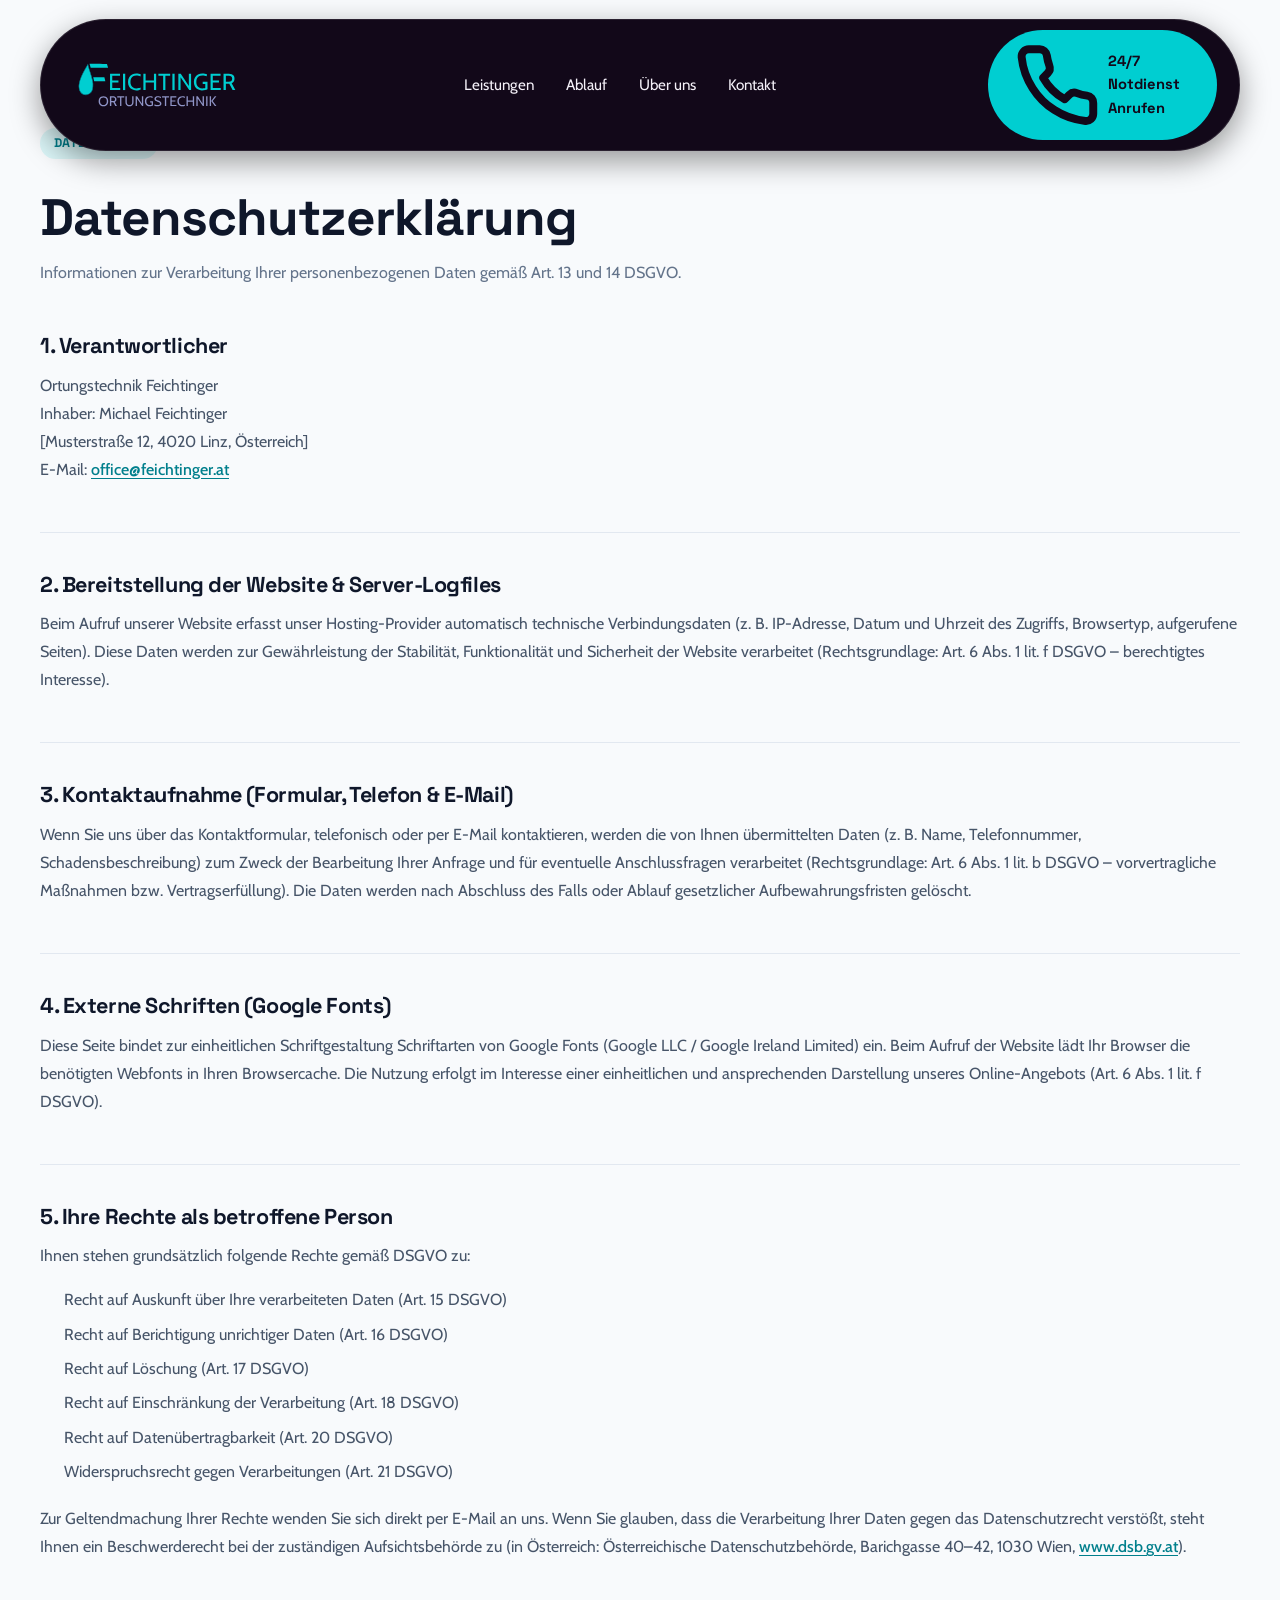
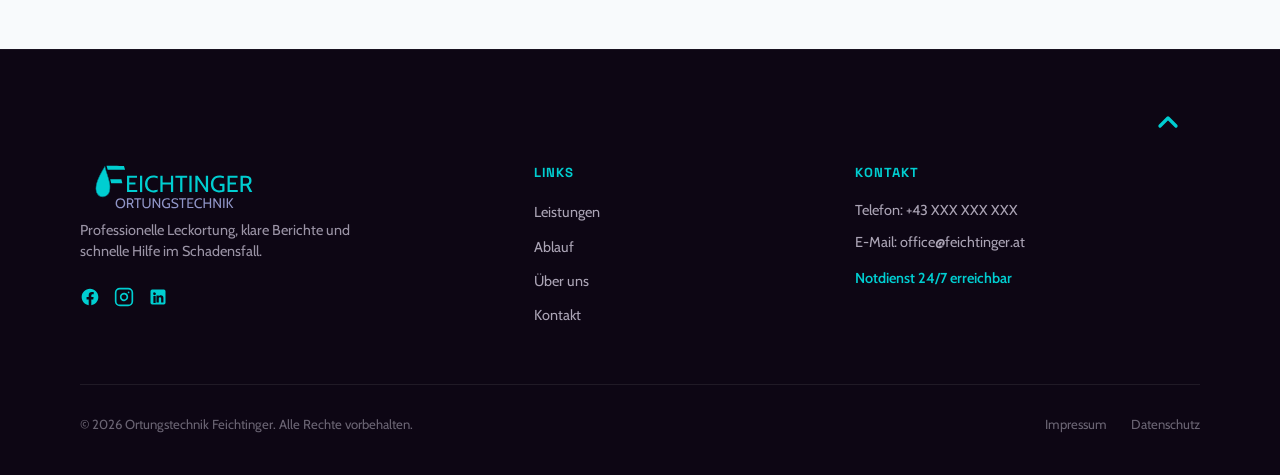
<file: datenschutz.html>
<!DOCTYPE html>
<html lang="de">
<head>
    <meta charset="UTF-8">
    <meta name="viewport" content="width=device-width, initial-scale=1.0">
    <title>Datenschutzerklärung | Feichtinger Ortungstechnik</title>
    <meta name="robots" content="noindex, follow">

    <!-- Google Fonts -->
    <link rel="preconnect" href="https://fonts.googleapis.com">
    <link rel="preconnect" href="https://fonts.gstatic.com" crossorigin>
    <link href="https://fonts.googleapis.com/css2?family=Cabin:wght@400;500;600;700&family=Space+Grotesk:wght@600;700&display=swap" rel="stylesheet">

    <link rel="stylesheet" href="css/main.css">
</head>
<body class="legal-page-body">

<!-- Header / Sticky Floating Topbar für Unterseiten -->
<header class="header-wrapper">
    <div class="topbar">
        <!-- 1. Logo -->
        <a href="index.html" class="logo-link" aria-label="Zur Startseite">
            <img src="images/logo.svg" alt="Feichtinger Ortungstechnik" class="site-logo">
        </a>

        <!-- Hamburger Button für Mobile -->
        <button class="nav-toggle" id="navToggle" aria-label="Menü öffnen">
            <span></span>
            <span></span>
            <span></span>
        </button>

        <!-- 2. Navigation Links (führen zurück auf die Sektionen der Hauptseite) -->
        <nav class="nav-menu" id="navMenu">
            <ul>
                <li><a href="index.html#leistungen">Leistungen</a></li>
                <li><a href="index.html#ablauf">Ablauf</a></li>
                <li><a href="index.html#ueber-uns">Über uns</a></li>
                <li><a href="index.html#kontakt">Kontakt</a></li>
            </ul>
            <div class="nav-mobile-cta">
                <a href="tel:+43XXXXXXXXX" class="btn-emergency-mobile">
                    <svg class="btn-phone-svg" viewBox="0 0 24 24" fill="none" stroke="currentColor" stroke-width="2.2" stroke-linecap="round" stroke-linejoin="round">
                        <path d="M22 16.92v3a2 2 0 0 1-2.18 2 19.79 19.79 0 0 1-8.63-3.07 19.5 19.5 0 0 1-6-6 19.79 19.79 0 0 1-3.07-8.67A2 2 0 0 1 4.11 2h3a2 2 0 0 1 2 1.72 12.84 12.84 0 0 0 .7 2.81 2 2 0 0 1-.45 2.11L8.09 9.91a16 16 0 0 0 6 6l1.27-1.27a2 2 0 0 1 2.11-.45 12.84 12.84 0 0 0 2.81.7A2 2 0 0 1 22 16.92z"></path>
                    </svg>
                    <span>24/7 Notdienst Anrufen</span>
                </a>
            </div>
        </nav>

        <!-- 3. Notdienst Button (Desktop) -->
        <div class="nav-cta-desktop">
            <a href="tel:+43XXXXXXXXX" class="btn-emergency">
                <svg class="btn-phone-svg" viewBox="0 0 24 24" fill="none" stroke="currentColor" stroke-width="2.2" stroke-linecap="round" stroke-linejoin="round">
                    <path d="M22 16.92v3a2 2 0 0 1-2.18 2 19.79 19.79 0 0 1-8.63-3.07 19.5 19.5 0 0 1-6-6 19.79 19.79 0 0 1-3.07-8.67A2 2 0 0 1 4.11 2h3a2 2 0 0 1 2 1.72 12.84 12.84 0 0 0 .7 2.81 2 2 0 0 1-.45 2.11L8.09 9.91a16 16 0 0 0 6 6l1.27-1.27a2 2 0 0 1 2.11-.45 12.84 12.84 0 0 0 2.81.7A2 2 0 0 1 22 16.92z"></path>
                </svg>
                <span>24/7 Notdienst Anrufen</span>
            </a>
        </div>
    </div>
</header>

<main class="legal-page-main">
    <div class="container legal-content-wrapper">
        <span class="section-tag">DATENSCHUTZ</span>
        <h1 class="legal-title">Datenschutz&shy;erklärung</h1>
        <p class="legal-meta">Informationen zur Verarbeitung Ihrer personenbezogenen Daten gemäß Art. 13 und 14 DSGVO.</p>

        <div class="legal-section">
            <h2>1. Verantwortlicher</h2>
            <p>
                Ortungstechnik Feichtinger<br>
                Inhaber: Michael Feichtinger<br>
                [Musterstraße 12, 4020 Linz, Österreich]<br>
                E-Mail: <a href="mailto:office@feichtinger.at" class="legal-link">office@feichtinger.at</a>
            </p>
        </div>

        <div class="legal-section">
            <h2>2. Bereitstellung der Website & Server-Logfiles</h2>
            <p>
                Beim Aufruf unserer Website erfasst unser Hosting-Provider automatisch technische Verbindungsdaten (z. B. IP-Adresse, Datum und Uhrzeit des Zugriffs, Browsertyp, aufgerufene Seiten). Diese Daten werden zur Gewährleistung der Stabilität, Funktionalität und Sicherheit der Website verarbeitet (Rechtsgrundlage: Art. 6 Abs. 1 lit. f DSGVO – berechtigtes Interesse).
            </p>
        </div>

        <div class="legal-section">
            <h2>3. Kontaktaufnahme (Formular, Telefon & E-Mail)</h2>
            <p>
                Wenn Sie uns über das Kontaktformular, telefonisch oder per E-Mail kontaktieren, werden die von Ihnen übermittelten Daten (z. B. Name, Telefonnummer, Schadensbeschreibung) zum Zweck der Bearbeitung Ihrer Anfrage und für eventuelle Anschlussfragen verarbeitet (Rechtsgrundlage: Art. 6 Abs. 1 lit. b DSGVO – vorvertragliche Maßnahmen bzw. Vertragserfüllung). Die Daten werden nach Abschluss des Falls oder Ablauf gesetzlicher Aufbewahrungsfristen gelöscht.
            </p>
        </div>

        <div class="legal-section">
            <h2>4. Externe Schriften (Google Fonts)</h2>
            <p>
                Diese Seite bindet zur einheitlichen Schriftgestaltung Schriftarten von Google Fonts (Google LLC / Google Ireland Limited) ein. Beim Aufruf der Website lädt Ihr Browser die benötigten Webfonts in Ihren Browsercache. Die Nutzung erfolgt im Interesse einer einheitlichen und ansprechenden Darstellung unseres Online-Angebots (Art. 6 Abs. 1 lit. f DSGVO).
            </p>
        </div>

        <div class="legal-section">
            <h2>5. Ihre Rechte als betroffene Person</h2>
            <p>Ihnen stehen grundsätzlich folgende Rechte gemäß DSGVO zu:</p>
            <ul class="legal-list">
                <li>Recht auf Auskunft über Ihre verarbeiteten Daten (Art. 15 DSGVO)</li>
                <li>Recht auf Berichtigung unrichtiger Daten (Art. 16 DSGVO)</li>
                <li>Recht auf Löschung (Art. 17 DSGVO)</li>
                <li>Recht auf Einschränkung der Verarbeitung (Art. 18 DSGVO)</li>
                <li>Recht auf Datenübertragbarkeit (Art. 20 DSGVO)</li>
                <li>Widerspruchsrecht gegen Verarbeitungen (Art. 21 DSGVO)</li>
            </ul>
            <p>
                Zur Geltendmachung Ihrer Rechte wenden Sie sich direkt per E-Mail an uns. Wenn Sie glauben, dass die Verarbeitung Ihrer Daten gegen das Datenschutzrecht verstößt, steht Ihnen ein Beschwerderecht bei der zuständigen Aufsichtsbehörde zu (in Österreich: Österreichische Datenschutzbehörde, Barichgasse 40–42, 1030 Wien, <a href="https://www.dsb.gv.at" target="_blank" rel="noopener" class="legal-link">www.dsb.gv.at</a>).
            </p>
        </div>
    </div>
</main>

<!-- Footer Section -->
<footer class="site-footer">

    <!-- Zentrierter Back-to-Top Pfeil oben -->
    <div class="footer-top-action">
        <a href="#" class="btn-scroll-top" aria-label="Nach oben scrollen">
            <svg viewBox="0 0 24 24" fill="none" stroke="currentColor" stroke-width="2.5" stroke-linecap="round" stroke-linejoin="round">
                <polyline points="18 15 12 9 6 15"></polyline>
            </svg>
        </a>
    </div>

    <div class="container">
        <!-- 3-Spalten Grid -->
        <div class="footer-main-grid">

            <!-- Spalte 1: Logo, Text & Cyan Social Icons -->
            <div class="footer-col-brand">
                <a href="index.html" class="footer-brand-logo">
                    <img src="images/logo.svg" alt="Feichtinger Ortungstechnik" class="site-logo">
                </a>
                <p class="footer-brand-text">
                    Professionelle Leckortung, klare Berichte und schnelle Hilfe im Schadensfall.
                </p>
                <div class="footer-social-links">
                    <a href="https://facebook.com" target="_blank" rel="noopener" aria-label="Facebook">
                        <svg viewBox="0 0 24 24" fill="currentColor"><path d="M12 2C6.477 2 2 6.477 2 12c0 4.991 3.657 9.128 8.438 9.879V14.89h-2.54V12h2.54V9.797c0-2.506 1.492-3.89 3.777-3.89 1.094 0 2.238.195 2.238.195v2.46h-1.26c-1.243 0-1.63.771-1.63 1.562V12h2.773l-.443 2.89h-2.33v6.989C18.343 21.129 22 16.99 22 12c0-5.523-4.477-10-10-10z"></path></svg>
                    </a>
                    <a href="https://instagram.com" target="_blank" rel="noopener" aria-label="Instagram">
                        <svg viewBox="0 0 24 24" fill="none" stroke="currentColor" stroke-width="2" stroke-linecap="round" stroke-linejoin="round"><rect x="2" y="2" width="20" height="20" rx="5" ry="5"></rect><path d="M16 11.37A4 4 0 1 1 12.63 8 4 4 0 0 1 16 11.37z"></path><line x1="17.5" y1="6.5" x2="17.51" y2="6.5"></line></svg>
                    </a>
                    <a href="https://linkedin.com" target="_blank" rel="noopener" aria-label="LinkedIn">
                        <svg viewBox="0 0 24 24" fill="currentColor"><path d="M19 3a2 2 0 0 1 2 2v14a2 2 0 0 1-2 2H5a2 2 0 0 1-2-2V5a2 2 0 0 1 2-2h14m-.5 15.5v-5.3a3.26 3.26 0 0 0-3.26-3.26c-.85 0-1.84.52-2.28 1.3v-1.11h-2.79v8.37h2.79v-4.93c0-.77.62-1.4 1.39-1.4a1.4 1.4 0 0 1 1.4 1.4v4.93h2.75M6.46 10.9v8.37H9.2V10.9H6.46M7.83 6.45a1.64 1.64 0 0 0-1.66 1.65 1.65 1.65 0 0 0 1.66 1.65 1.65 1.65 0 0 0 1.65-1.65c0-.92-.74-1.65-1.65-1.65z"></path></svg>
                    </a>
                </div>
            </div>

            <!-- Spalte 2: Links -->
            <div class="footer-col-nav">
                <span class="footer-heading">LINKS</span>
                <ul class="footer-nav-list">
                    <li><a href="index.html#leistungen">Leistungen</a></li>
                    <li><a href="index.html#ablauf">Ablauf</a></li>
                    <li><a href="index.html#ueber-uns">Über uns</a></li>
                    <li><a href="index.html#kontakt">Kontakt</a></li>
                </ul>
            </div>

            <!-- Spalte 3: Kontakt & Notdienst -->
            <div class="footer-col-contact">
                <span class="footer-heading">KONTAKT</span>
                <div class="footer-contact-details">
                    <p>Telefon: +43 XXX XXX XXX</p>
                    <p>E-Mail: office@feichtinger.at</p>
                    <p class="footer-notdienst-status">Notdienst 24/7 erreichbar</p>
                </div>
            </div>

        </div>

        <!-- Untere Zeile: Copyright & Legal -->
        <div class="footer-bottom-bar">
            <span class="footer-copyright">
                © 2026 Ortungstechnik Feichtinger. Alle Rechte vorbehalten.
            </span>
            <div class="footer-legal-links">
                <a href="impressum.html">Impressum</a>
                <a href="datenschutz.html">Datenschutz</a>
            </div>
        </div>
    </div>
</footer>

<script src="js/main.js" defer></script>
</body>
</html>
</file>
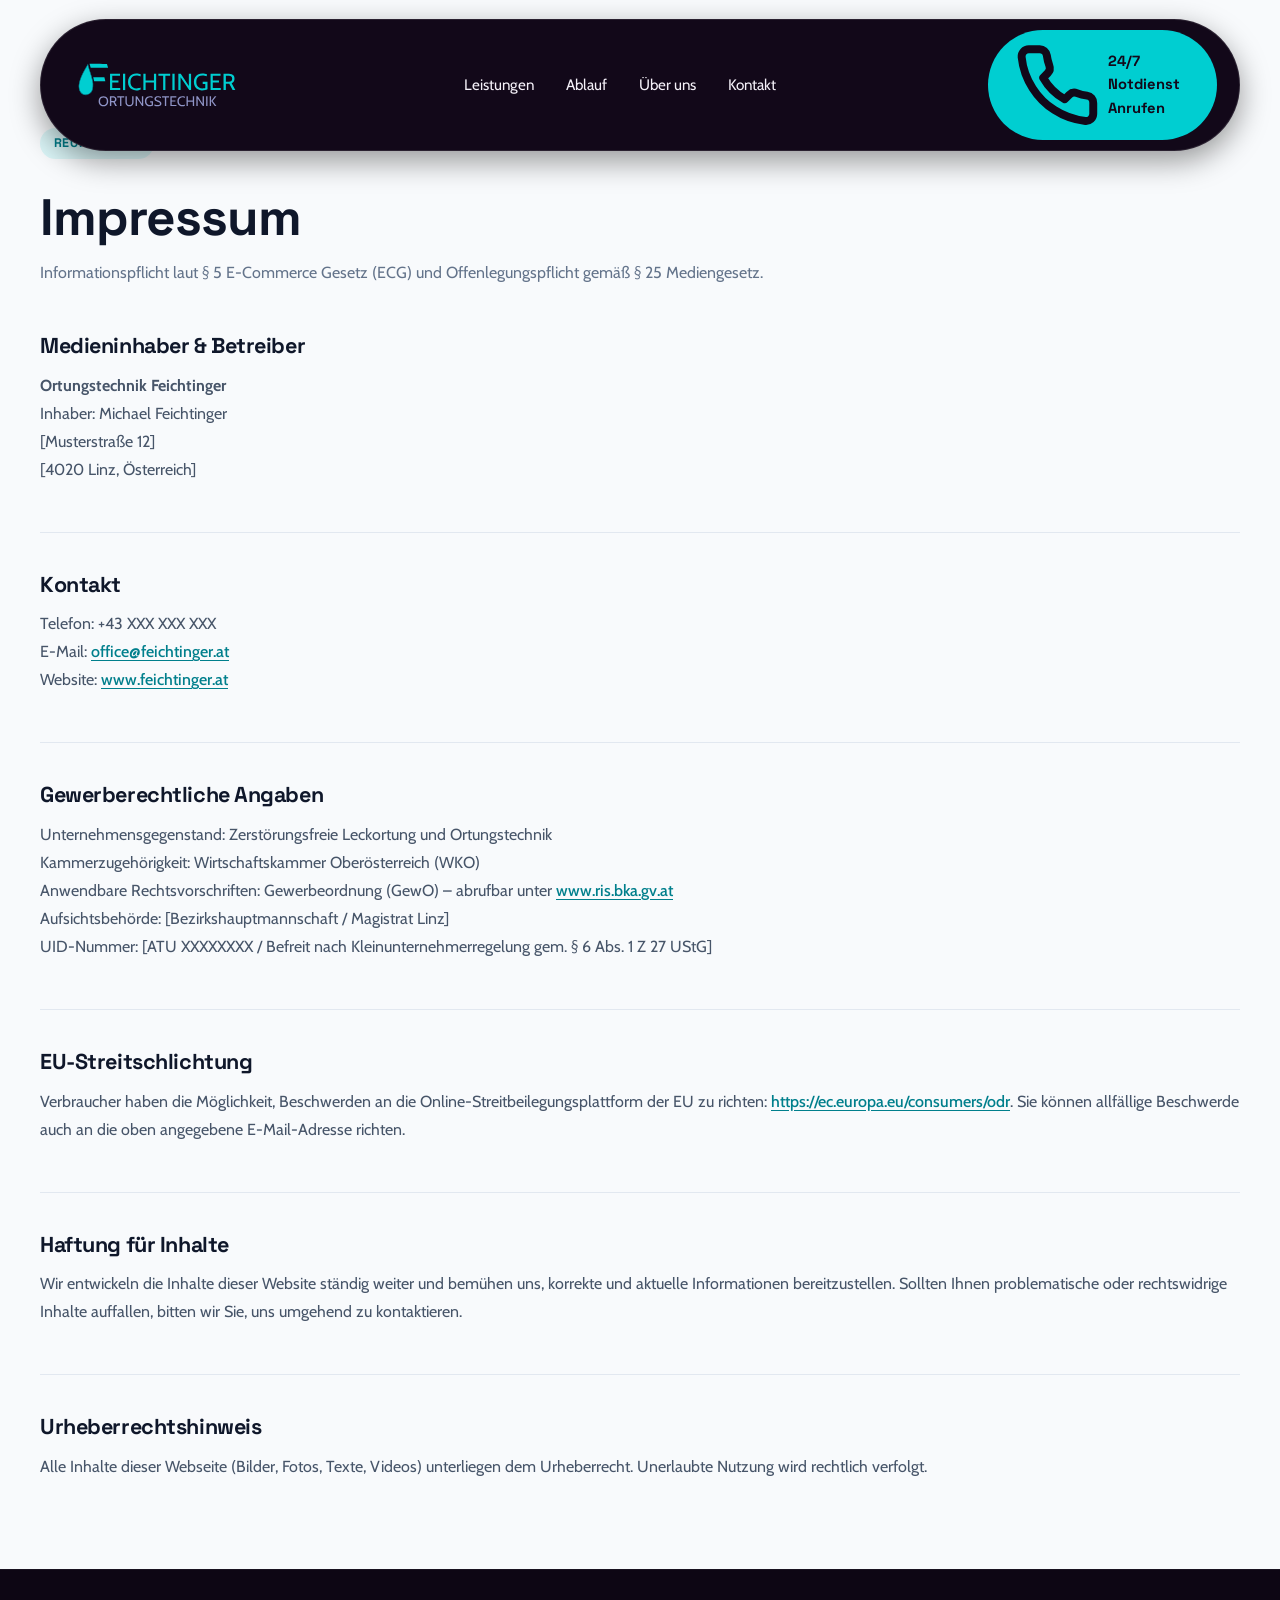
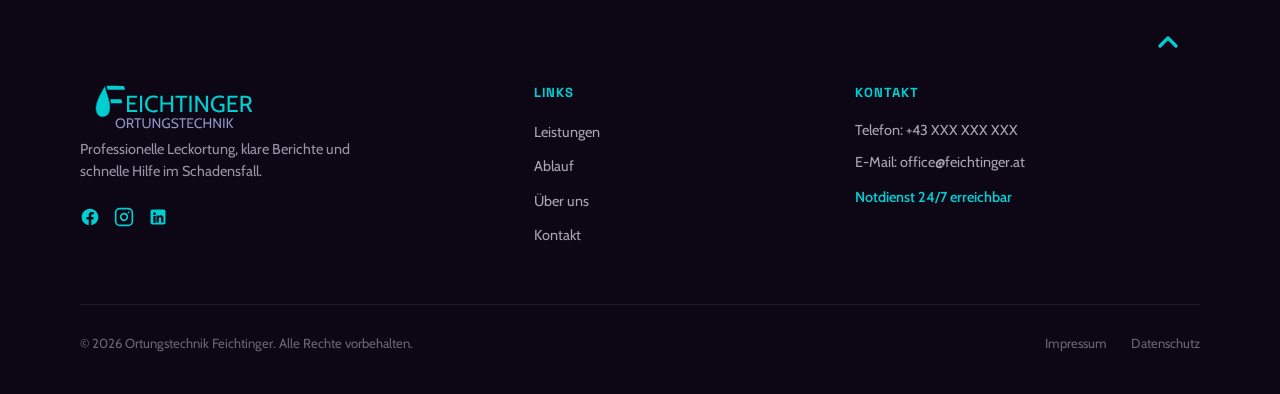
<file: impressum.html>
<!DOCTYPE html>
<html lang="de">
<head>
    <meta charset="UTF-8">
    <meta name="viewport" content="width=device-width, initial-scale=1.0">
    <title>Impressum | Feichtinger Ortungstechnik</title>
    <meta name="robots" content="noindex, follow">

    <!-- Google Fonts -->
    <link rel="preconnect" href="https://fonts.googleapis.com">
    <link rel="preconnect" href="https://fonts.gstatic.com" crossorigin>
    <link href="https://fonts.googleapis.com/css2?family=Cabin:wght@400;500;600;700&family=Space+Grotesk:wght@600;700&display=swap" rel="stylesheet">

    <link rel="stylesheet" href="css/main.css">
</head>
<body class="legal-page-body">

<!-- Header / Sticky Floating Topbar identisch zur Startseite -->
<!-- Header / Sticky Floating Topbar für Unterseiten -->
<header class="header-wrapper">
    <div class="topbar">
        <!-- 1. Logo -->
        <a href="index.html" class="logo-link" aria-label="Zur Startseite">
            <img src="images/logo.svg" alt="Feichtinger Ortungstechnik" class="site-logo">
        </a>

        <!-- Hamburger Button für Mobile -->
        <button class="nav-toggle" id="navToggle" aria-label="Menü öffnen">
            <span></span>
            <span></span>
            <span></span>
        </button>

        <!-- 2. Navigation Links (führen zurück auf die Sektionen der Hauptseite) -->
        <nav class="nav-menu" id="navMenu">
            <ul>
                <li><a href="index.html#leistungen">Leistungen</a></li>
                <li><a href="index.html#ablauf">Ablauf</a></li>
                <li><a href="index.html#ueber-uns">Über uns</a></li>
                <li><a href="index.html#kontakt">Kontakt</a></li>
            </ul>
            <div class="nav-mobile-cta">
                <a href="tel:+43XXXXXXXXX" class="btn-emergency-mobile">
                    <svg class="btn-phone-svg" viewBox="0 0 24 24" fill="none" stroke="currentColor" stroke-width="2.2" stroke-linecap="round" stroke-linejoin="round">
                        <path d="M22 16.92v3a2 2 0 0 1-2.18 2 19.79 19.79 0 0 1-8.63-3.07 19.5 19.5 0 0 1-6-6 19.79 19.79 0 0 1-3.07-8.67A2 2 0 0 1 4.11 2h3a2 2 0 0 1 2 1.72 12.84 12.84 0 0 0 .7 2.81 2 2 0 0 1-.45 2.11L8.09 9.91a16 16 0 0 0 6 6l1.27-1.27a2 2 0 0 1 2.11-.45 12.84 12.84 0 0 0 2.81.7A2 2 0 0 1 22 16.92z"></path>
                    </svg>
                    <span>24/7 Notdienst Anrufen</span>
                </a>
            </div>
        </nav>

        <!-- 3. Notdienst Button (Desktop) -->
        <div class="nav-cta-desktop">
            <a href="tel:+43XXXXXXXXX" class="btn-emergency">
                <svg class="btn-phone-svg" viewBox="0 0 24 24" fill="none" stroke="currentColor" stroke-width="2.2" stroke-linecap="round" stroke-linejoin="round">
                    <path d="M22 16.92v3a2 2 0 0 1-2.18 2 19.79 19.79 0 0 1-8.63-3.07 19.5 19.5 0 0 1-6-6 19.79 19.79 0 0 1-3.07-8.67A2 2 0 0 1 4.11 2h3a2 2 0 0 1 2 1.72 12.84 12.84 0 0 0 .7 2.81 2 2 0 0 1-.45 2.11L8.09 9.91a16 16 0 0 0 6 6l1.27-1.27a2 2 0 0 1 2.11-.45 12.84 12.84 0 0 0 2.81.7A2 2 0 0 1 22 16.92z"></path>
                </svg>
                <span>24/7 Notdienst Anrufen</span>
            </a>
        </div>
    </div>
</header>

<main class="legal-page-main">
    <div class="container legal-content-wrapper">
        <span class="section-tag">RECHTLICHES</span>
        <h1 class="legal-title">Impressum</h1>
        <p class="legal-meta">Informationspflicht laut § 5 E-Commerce Gesetz (ECG) und Offenlegungspflicht gemäß § 25 Mediengesetz.</p>

        <div class="legal-section">
            <h2>Medieninhaber & Betreiber</h2>
            <p>
                <strong>Ortungstechnik Feichtinger</strong><br>
                Inhaber: Michael Feichtinger<br>
                [Musterstraße 12]<br>
                [4020 Linz, Österreich]
            </p>
        </div>

        <div class="legal-section">
            <h2>Kontakt</h2>
            <p>
                Telefon: +43 XXX XXX XXX<br>
                E-Mail: <a href="mailto:office@feichtinger.at" class="legal-link">office@feichtinger.at</a><br>
                Website: <a href="https://feichtinger.at" class="legal-link">www.feichtinger.at</a>
            </p>
        </div>

        <div class="legal-section">
            <h2>Gewerberechtliche Angaben</h2>
            <p>
                Unternehmensgegenstand: Zerstörungsfreie Leckortung und Ortungstechnik<br>
                Kammerzugehörigkeit: Wirtschaftskammer Oberösterreich (WKO)<br>
                Anwendbare Rechtsvorschriften: Gewerbeordnung (GewO) – abrufbar unter <a href="https://www.ris.bka.gv.at" target="_blank" rel="noopener" class="legal-link">www.ris.bka.gv.at</a><br>
                Aufsichtsbehörde: [Bezirkshauptmannschaft / Magistrat Linz]<br>
                UID-Nummer: [ATU XXXXXXXX / Befreit nach Kleinunternehmerregelung gem. § 6 Abs. 1 Z 27 UStG]
            </p>
        </div>

        <div class="legal-section">
            <h2>EU-Streitschlichtung</h2>
            <p>
                Verbraucher haben die Möglichkeit, Beschwerden an die Online-Streitbeilegungsplattform der EU zu richten:
                <a href="https://ec.europa.eu/consumers/odr" target="_blank" rel="noopener" class="legal-link">https://ec.europa.eu/consumers/odr</a>.
                Sie können allfällige Beschwerde auch an die oben angegebene E-Mail-Adresse richten.
            </p>
        </div>

        <div class="legal-section">
            <h2>Haftung für Inhalte</h2>
            <p>
                Wir entwickeln die Inhalte dieser Website ständig weiter und bemühen uns, korrekte und aktuelle Informationen bereitzustellen. Sollten Ihnen problematische oder rechtswidrige Inhalte auffallen, bitten wir Sie, uns umgehend zu kontaktieren.
            </p>
        </div>

        <div class="legal-section">
            <h2>Urheberrechtshinweis</h2>
            <p>
                Alle Inhalte dieser Webseite (Bilder, Fotos, Texte, Videos) unterliegen dem Urheberrecht. Unerlaubte Nutzung wird rechtlich verfolgt.
            </p>
        </div>
    </div>
</main>

<!-- Footer Section -->
<footer class="site-footer">

    <!-- Zentrierter Back-to-Top Pfeil oben -->
    <div class="footer-top-action">
        <a href="#" class="btn-scroll-top" aria-label="Nach oben scrollen">
            <svg viewBox="0 0 24 24" fill="none" stroke="currentColor" stroke-width="2.5" stroke-linecap="round" stroke-linejoin="round">
                <polyline points="18 15 12 9 6 15"></polyline>
            </svg>
        </a>
    </div>

    <div class="container">
        <!-- 3-Spalten Grid -->
        <div class="footer-main-grid">

            <!-- Spalte 1: Logo, Text & Cyan Social Icons -->
            <div class="footer-col-brand">
                <a href="index.html" class="footer-brand-logo">
                    <img src="images/logo.svg" alt="Feichtinger Ortungstechnik" class="site-logo">
                </a>
                <p class="footer-brand-text">
                    Professionelle Leckortung, klare Berichte und schnelle Hilfe im Schadensfall.
                </p>
                <div class="footer-social-links">
                    <a href="https://facebook.com" target="_blank" rel="noopener" aria-label="Facebook">
                        <svg viewBox="0 0 24 24" fill="currentColor"><path d="M12 2C6.477 2 2 6.477 2 12c0 4.991 3.657 9.128 8.438 9.879V14.89h-2.54V12h2.54V9.797c0-2.506 1.492-3.89 3.777-3.89 1.094 0 2.238.195 2.238.195v2.46h-1.26c-1.243 0-1.63.771-1.63 1.562V12h2.773l-.443 2.89h-2.33v6.989C18.343 21.129 22 16.99 22 12c0-5.523-4.477-10-10-10z"></path></svg>
                    </a>
                    <a href="https://instagram.com" target="_blank" rel="noopener" aria-label="Instagram">
                        <svg viewBox="0 0 24 24" fill="none" stroke="currentColor" stroke-width="2" stroke-linecap="round" stroke-linejoin="round"><rect x="2" y="2" width="20" height="20" rx="5" ry="5"></rect><path d="M16 11.37A4 4 0 1 1 12.63 8 4 4 0 0 1 16 11.37z"></path><line x1="17.5" y1="6.5" x2="17.51" y2="6.5"></line></svg>
                    </a>
                    <a href="https://linkedin.com" target="_blank" rel="noopener" aria-label="LinkedIn">
                        <svg viewBox="0 0 24 24" fill="currentColor"><path d="M19 3a2 2 0 0 1 2 2v14a2 2 0 0 1-2 2H5a2 2 0 0 1-2-2V5a2 2 0 0 1 2-2h14m-.5 15.5v-5.3a3.26 3.26 0 0 0-3.26-3.26c-.85 0-1.84.52-2.28 1.3v-1.11h-2.79v8.37h2.79v-4.93c0-.77.62-1.4 1.39-1.4a1.4 1.4 0 0 1 1.4 1.4v4.93h2.75M6.46 10.9v8.37H9.2V10.9H6.46M7.83 6.45a1.64 1.64 0 0 0-1.66 1.65 1.65 1.65 0 0 0 1.66 1.65 1.65 1.65 0 0 0 1.65-1.65c0-.92-.74-1.65-1.65-1.65z"></path></svg>
                    </a>
                </div>
            </div>

            <!-- Spalte 2: Links -->
            <div class="footer-col-nav">
                <span class="footer-heading">LINKS</span>
                <ul class="footer-nav-list">
                    <li><a href="index.html#leistungen">Leistungen</a></li>
                    <li><a href="index.html#ablauf">Ablauf</a></li>
                    <li><a href="index.html#ueber-uns">Über uns</a></li>
                    <li><a href="index.html#kontakt">Kontakt</a></li>
                </ul>
            </div>

            <!-- Spalte 3: Kontakt & Notdienst -->
            <div class="footer-col-contact">
                <span class="footer-heading">KONTAKT</span>
                <div class="footer-contact-details">
                    <p>Telefon: +43 XXX XXX XXX</p>
                    <p>E-Mail: office@feichtinger.at</p>
                    <p class="footer-notdienst-status">Notdienst 24/7 erreichbar</p>
                </div>
            </div>

        </div>

        <!-- Untere Zeile: Copyright & Legal -->
        <div class="footer-bottom-bar">
            <span class="footer-copyright">
                © 2026 Ortungstechnik Feichtinger. Alle Rechte vorbehalten.
            </span>
            <div class="footer-legal-links">
                <a href="impressum.html">Impressum</a>
                <a href="datenschutz.html">Datenschutz</a>
            </div>
        </div>
    </div>
</footer>

<script src="js/main.js" defer></script>
</body>
</html>
</file>
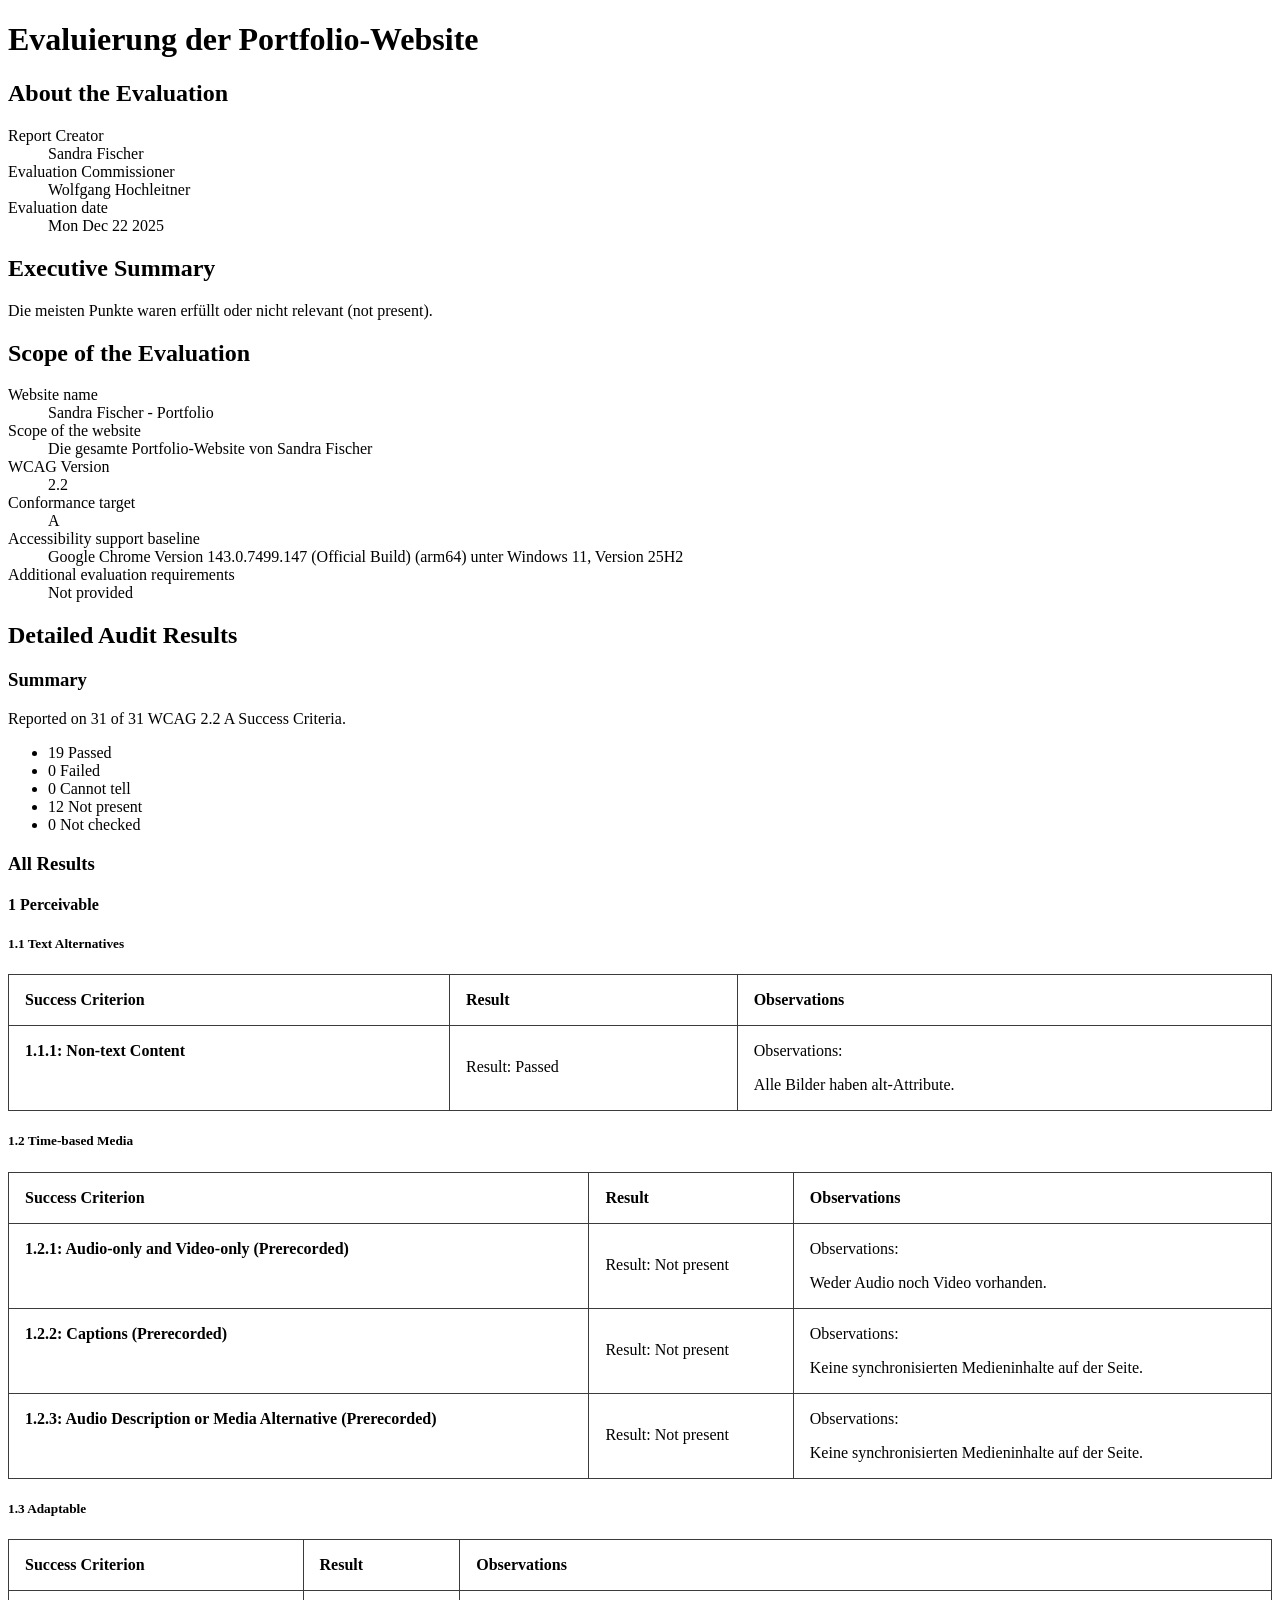
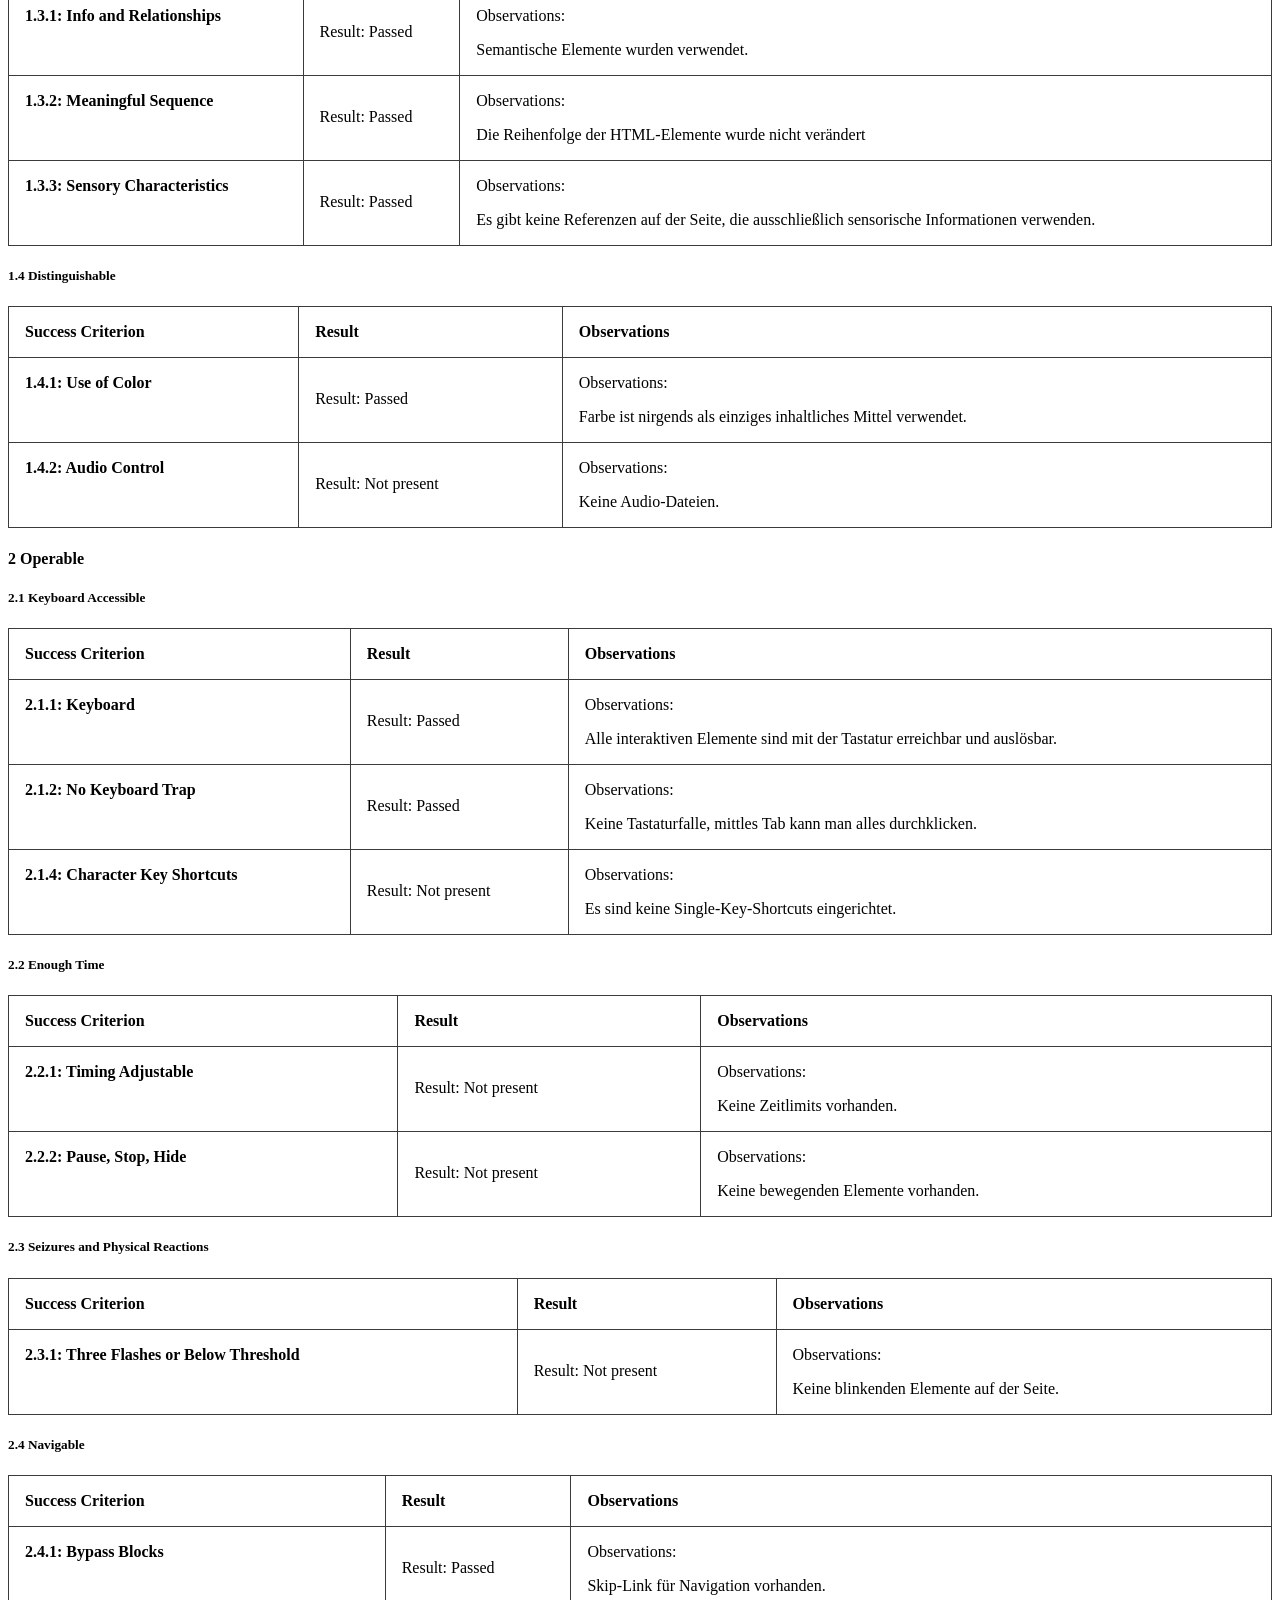
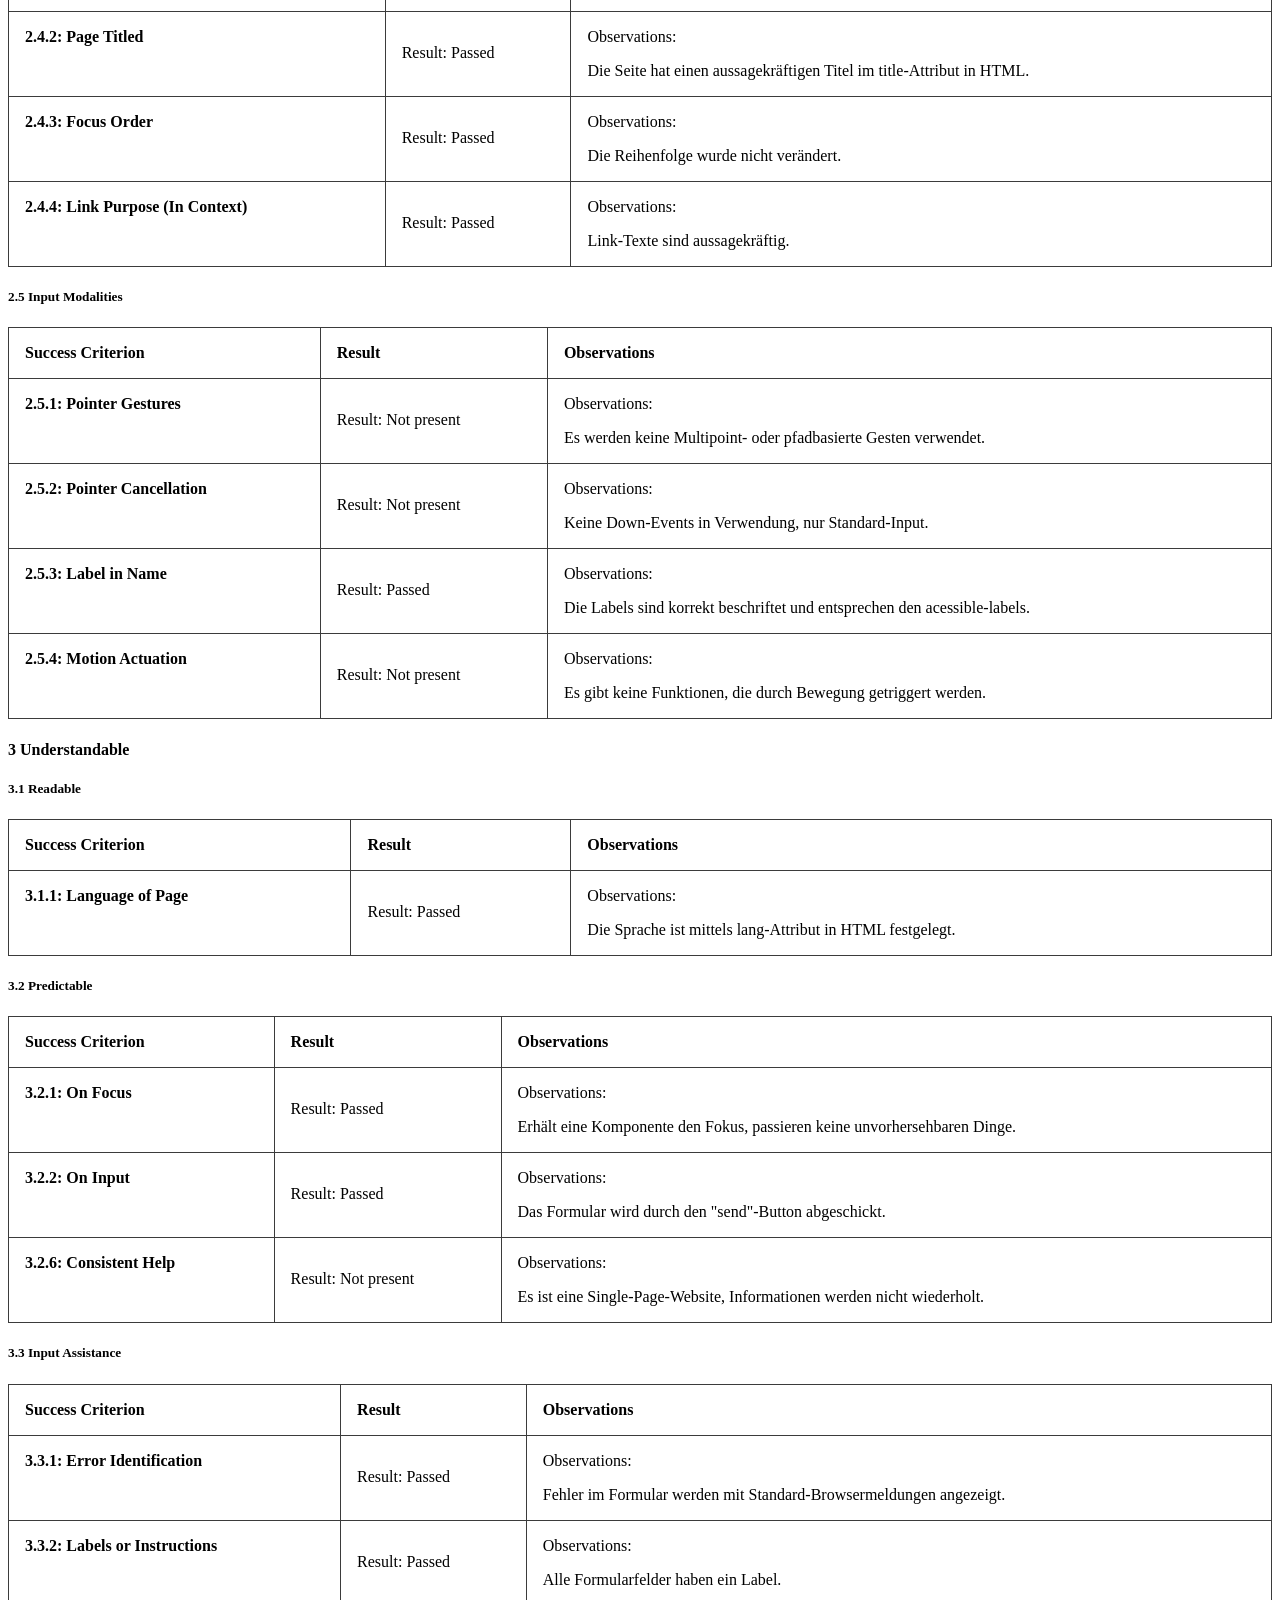
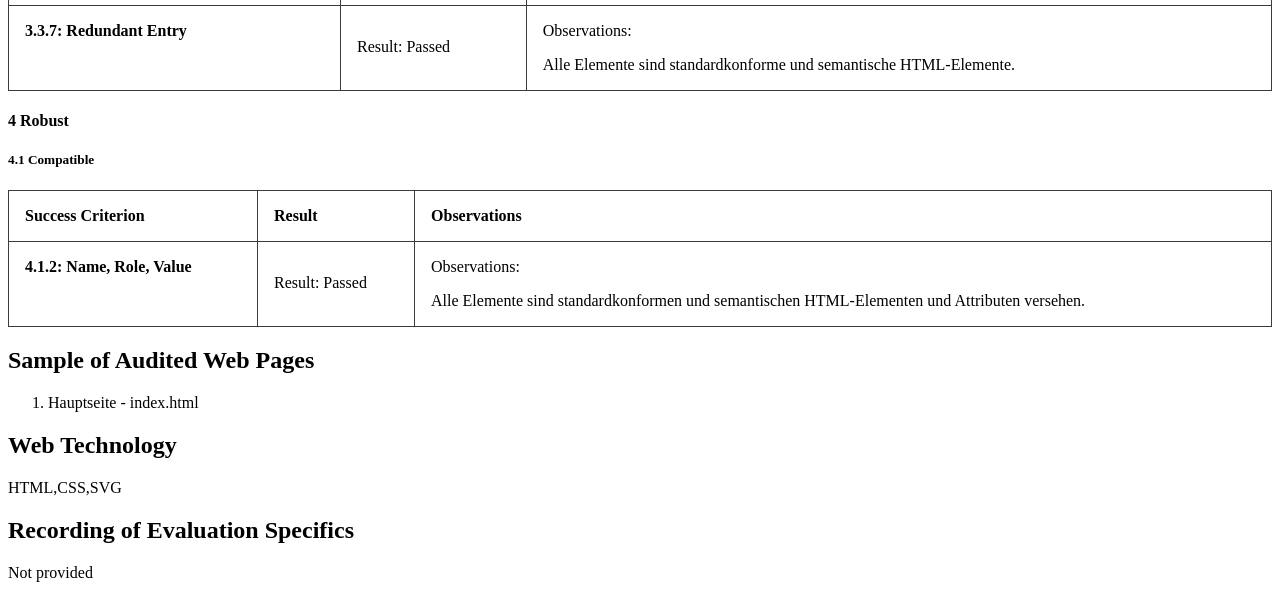
<file: report/sandra-fischer-portfolio-report.html>
<!doctype HTML><html lang="en"><head><title>sandra-fischer-portfolio-report.html</title><meta charset="utf-8"><style>
  table {
    border-collapse: collapse;
    width: 100%;
  }
  table,
  td,
  th {
    border: 1px solid #3b3b3b;
  }
  td:not(:last-child),
  th {
    padding: 1em;
    vertical-align: top;
    text-align: left;
  }
  td:not([class]):last-child {
    padding: 0 1em;
  }
  </style></head><body><div><main> <h1>Evaluierung der Portfolio-Website</h1>    <div><h2>About the Evaluation</h2> <dl><dt>Report Creator </dt><dd>Sandra Fischer </dd><dt>Evaluation Commissioner </dt><dd>Wolfgang Hochleitner </dd><dt>Evaluation date </dt><dd>Mon Dec 22 2025</dd></dl> </div> <div><h2>Executive Summary</h2> <div><p>Die meisten Punkte waren erfüllt oder nicht relevant (not present).</p>
</div> </div> <div><h2>Scope of the Evaluation</h2> <dl><dt>Website name </dt><dd>Sandra Fischer - Portfolio </dd><dt>Scope of the website </dt><dd>Die gesamte Portfolio-Website von Sandra Fischer </dd><dt>WCAG Version </dt><dd>2.2 </dd><dt>Conformance target </dt><dd>A </dd><dt>Accessibility support baseline </dt><dd>Google Chrome Version 143.0.7499.147 (Official Build) (arm64) unter Windows 11, Version 25H2 </dd><dt>Additional evaluation requirements </dt><dd><span>Not provided</span></dd></dl> </div> <h2>Detailed Audit Results</h2> <h3>Summary</h3> <p>Reported on 31 of 31 WCAG 2.2 A 
  Success Criteria.</p> <ul><li><span>19</span> <span>Passed</span></li><li><span>0</span> <span>Failed</span></li><li><span>0</span> <span>Cannot tell</span></li><li><span>12</span> <span>Not present</span></li><li><span>0</span> <span>Not checked</span></li></ul>  <h3>All Results</h3> <h4>1 Perceivable</h4> <h5 id="guideline-11">1.1 Text Alternatives</h5> <table aria-labelledby="guideline-11"><tbody><tr><th scope="col">Success Criterion</th> <th scope="col">Result</th> <th scope="col">Observations</th> </tr> <tr><th scope="row" id="criterion-111">1.1.1: Non-text Content</th> <td> <p><span>Result:</span> Passed</p> </td> <td> <p>Observations:</p> <p>Alle Bilder haben alt-Attribute.</p>
 </td>  </tr></tbody> </table><h5 id="guideline-12">1.2 Time-based Media</h5> <table aria-labelledby="guideline-12"><tbody><tr><th scope="col">Success Criterion</th> <th scope="col">Result</th> <th scope="col">Observations</th> </tr> <tr><th scope="row" id="criterion-121">1.2.1: Audio-only and Video-only (Prerecorded)</th> <td> <p><span>Result:</span> Not present</p> </td> <td> <p>Observations:</p> <p>Weder Audio noch Video vorhanden.</p>
 </td>  </tr><tr><th scope="row" id="criterion-122">1.2.2: Captions (Prerecorded)</th> <td> <p><span>Result:</span> Not present</p> </td> <td> <p>Observations:</p> <p>Keine synchronisierten Medieninhalte auf der Seite.</p>
 </td>  </tr><tr><th scope="row" id="criterion-123">1.2.3: Audio Description or Media Alternative (Prerecorded)</th> <td> <p><span>Result:</span> Not present</p> </td> <td> <p>Observations:</p> <p>Keine synchronisierten Medieninhalte auf der Seite.</p>
 </td>  </tr></tbody> </table><h5 id="guideline-13">1.3 Adaptable</h5> <table aria-labelledby="guideline-13"><tbody><tr><th scope="col">Success Criterion</th> <th scope="col">Result</th> <th scope="col">Observations</th> </tr> <tr><th scope="row" id="criterion-131">1.3.1: Info and Relationships</th> <td> <p><span>Result:</span> Passed</p> </td> <td> <p>Observations:</p> <p>Semantische Elemente wurden verwendet.</p>
 </td>  </tr><tr><th scope="row" id="criterion-132">1.3.2: Meaningful Sequence</th> <td> <p><span>Result:</span> Passed</p> </td> <td> <p>Observations:</p> <p>Die Reihenfolge der HTML-Elemente wurde nicht verändert</p>
 </td>  </tr><tr><th scope="row" id="criterion-133">1.3.3: Sensory Characteristics</th> <td> <p><span>Result:</span> Passed</p> </td> <td> <p>Observations:</p> <p>Es gibt keine Referenzen auf der Seite, die ausschließlich sensorische Informationen verwenden.</p>
 </td>  </tr></tbody> </table><h5 id="guideline-14">1.4 Distinguishable</h5> <table aria-labelledby="guideline-14"><tbody><tr><th scope="col">Success Criterion</th> <th scope="col">Result</th> <th scope="col">Observations</th> </tr> <tr><th scope="row" id="criterion-141">1.4.1: Use of Color</th> <td> <p><span>Result:</span> Passed</p> </td> <td> <p>Observations:</p> <p>Farbe ist nirgends als einziges inhaltliches Mittel verwendet.</p>
 </td>  </tr><tr><th scope="row" id="criterion-142">1.4.2: Audio Control</th> <td> <p><span>Result:</span> Not present</p> </td> <td> <p>Observations:</p> <p>Keine Audio-Dateien.</p>
 </td>  </tr></tbody> </table><h4>2 Operable</h4> <h5 id="guideline-21">2.1 Keyboard Accessible</h5> <table aria-labelledby="guideline-21"><tbody><tr><th scope="col">Success Criterion</th> <th scope="col">Result</th> <th scope="col">Observations</th> </tr> <tr><th scope="row" id="criterion-211">2.1.1: Keyboard</th> <td> <p><span>Result:</span> Passed</p> </td> <td> <p>Observations:</p> <p>Alle interaktiven Elemente sind mit der Tastatur erreichbar und auslösbar.</p>
 </td>  </tr><tr><th scope="row" id="criterion-212">2.1.2: No Keyboard Trap</th> <td> <p><span>Result:</span> Passed</p> </td> <td> <p>Observations:</p> <p>Keine Tastaturfalle, mittles Tab kann man alles durchklicken.</p>
 </td>  </tr><tr><th scope="row" id="criterion-214">2.1.4: Character Key Shortcuts</th> <td> <p><span>Result:</span> Not present</p> </td> <td> <p>Observations:</p> <p>Es sind keine Single-Key-Shortcuts eingerichtet.</p>
 </td>  </tr></tbody> </table><h5 id="guideline-22">2.2 Enough Time</h5> <table aria-labelledby="guideline-22"><tbody><tr><th scope="col">Success Criterion</th> <th scope="col">Result</th> <th scope="col">Observations</th> </tr> <tr><th scope="row" id="criterion-221">2.2.1: Timing Adjustable</th> <td> <p><span>Result:</span> Not present</p> </td> <td> <p>Observations:</p> <p>Keine Zeitlimits vorhanden.</p>
 </td>  </tr><tr><th scope="row" id="criterion-222">2.2.2: Pause, Stop, Hide</th> <td> <p><span>Result:</span> Not present</p> </td> <td> <p>Observations:</p> <p>Keine bewegenden Elemente vorhanden.</p>
 </td>  </tr></tbody> </table><h5 id="guideline-23">2.3 Seizures and Physical Reactions</h5> <table aria-labelledby="guideline-23"><tbody><tr><th scope="col">Success Criterion</th> <th scope="col">Result</th> <th scope="col">Observations</th> </tr> <tr><th scope="row" id="criterion-231">2.3.1: Three Flashes or Below Threshold</th> <td> <p><span>Result:</span> Not present</p> </td> <td> <p>Observations:</p> <p>Keine blinkenden Elemente auf der Seite.</p>
 </td>  </tr></tbody> </table><h5 id="guideline-24">2.4 Navigable</h5> <table aria-labelledby="guideline-24"><tbody><tr><th scope="col">Success Criterion</th> <th scope="col">Result</th> <th scope="col">Observations</th> </tr> <tr><th scope="row" id="criterion-241">2.4.1: Bypass Blocks</th> <td> <p><span>Result:</span> Passed</p> </td> <td> <p>Observations:</p> <p>Skip-Link für Navigation vorhanden.</p>
 </td>  </tr><tr><th scope="row" id="criterion-242">2.4.2: Page Titled</th> <td> <p><span>Result:</span> Passed</p> </td> <td> <p>Observations:</p> <p>Die Seite hat einen aussagekräftigen Titel im title-Attribut in HTML.</p>
 </td>  </tr><tr><th scope="row" id="criterion-243">2.4.3: Focus Order</th> <td> <p><span>Result:</span> Passed</p> </td> <td> <p>Observations:</p> <p>Die Reihenfolge wurde nicht verändert.</p>
 </td>  </tr><tr><th scope="row" id="criterion-244">2.4.4: Link Purpose (In Context)</th> <td> <p><span>Result:</span> Passed</p> </td> <td> <p>Observations:</p> <p>Link-Texte sind aussagekräftig.</p>
 </td>  </tr></tbody> </table><h5 id="guideline-25">2.5 Input Modalities</h5> <table aria-labelledby="guideline-25"><tbody><tr><th scope="col">Success Criterion</th> <th scope="col">Result</th> <th scope="col">Observations</th> </tr> <tr><th scope="row" id="criterion-251">2.5.1: Pointer Gestures</th> <td> <p><span>Result:</span> Not present</p> </td> <td> <p>Observations:</p> <p>Es werden keine Multipoint- oder pfadbasierte Gesten verwendet.</p>
 </td>  </tr><tr><th scope="row" id="criterion-252">2.5.2: Pointer Cancellation</th> <td> <p><span>Result:</span> Not present</p> </td> <td> <p>Observations:</p> <p>Keine Down-Events in Verwendung, nur Standard-Input.</p>
 </td>  </tr><tr><th scope="row" id="criterion-253">2.5.3: Label in Name</th> <td> <p><span>Result:</span> Passed</p> </td> <td> <p>Observations:</p> <p>Die Labels sind korrekt beschriftet und entsprechen den acessible-labels.</p>
 </td>  </tr><tr><th scope="row" id="criterion-254">2.5.4: Motion Actuation</th> <td> <p><span>Result:</span> Not present</p> </td> <td> <p>Observations:</p> <p>Es gibt keine Funktionen, die durch Bewegung getriggert werden.</p>
 </td>  </tr></tbody> </table><h4>3 Understandable</h4> <h5 id="guideline-31">3.1 Readable</h5> <table aria-labelledby="guideline-31"><tbody><tr><th scope="col">Success Criterion</th> <th scope="col">Result</th> <th scope="col">Observations</th> </tr> <tr><th scope="row" id="criterion-311">3.1.1: Language of Page</th> <td> <p><span>Result:</span> Passed</p> </td> <td> <p>Observations:</p> <p>Die Sprache ist mittels lang-Attribut in HTML festgelegt.</p>
 </td>  </tr></tbody> </table><h5 id="guideline-32">3.2 Predictable</h5> <table aria-labelledby="guideline-32"><tbody><tr><th scope="col">Success Criterion</th> <th scope="col">Result</th> <th scope="col">Observations</th> </tr> <tr><th scope="row" id="criterion-321">3.2.1: On Focus</th> <td> <p><span>Result:</span> Passed</p> </td> <td> <p>Observations:</p> <p>Erhält eine Komponente den Fokus, passieren keine unvorhersehbaren Dinge.</p>
 </td>  </tr><tr><th scope="row" id="criterion-322">3.2.2: On Input</th> <td> <p><span>Result:</span> Passed</p> </td> <td> <p>Observations:</p> <p>Das Formular wird durch den "send"-Button abgeschickt.</p>
 </td>  </tr><tr><th scope="row" id="criterion-326">3.2.6: Consistent Help</th> <td> <p><span>Result:</span> Not present</p> </td> <td> <p>Observations:</p> <p>Es ist eine Single-Page-Website, Informationen werden nicht wiederholt.</p>
 </td>  </tr></tbody> </table><h5 id="guideline-33">3.3 Input Assistance</h5> <table aria-labelledby="guideline-33"><tbody><tr><th scope="col">Success Criterion</th> <th scope="col">Result</th> <th scope="col">Observations</th> </tr> <tr><th scope="row" id="criterion-331">3.3.1: Error Identification</th> <td> <p><span>Result:</span> Passed</p> </td> <td> <p>Observations:</p> <p>Fehler im Formular werden mit Standard-Browsermeldungen angezeigt.</p>
 </td>  </tr><tr><th scope="row" id="criterion-332">3.3.2: Labels or Instructions</th> <td> <p><span>Result:</span> Passed</p> </td> <td> <p>Observations:</p> <p>Alle Formularfelder haben ein Label.</p>
 </td>  </tr><tr><th scope="row" id="criterion-337">3.3.7: Redundant Entry</th> <td> <p><span>Result:</span> Passed</p> </td> <td> <p>Observations:</p> <p>Alle Elemente sind standardkonforme und semantische HTML-Elemente.</p>
 </td>  </tr></tbody> </table><h4>4 Robust</h4> <h5 id="guideline-41">4.1 Compatible</h5> <table aria-labelledby="guideline-41"><tbody><tr><th scope="col">Success Criterion</th> <th scope="col">Result</th> <th scope="col">Observations</th> </tr> <tr><th scope="row" id="criterion-412">4.1.2: Name, Role, Value</th> <td> <p><span>Result:</span> Passed</p> </td> <td> <p>Observations:</p> <p>Alle Elemente sind standardkonformen und semantischen HTML-Elementen und Attributen versehen.</p>
 </td>  </tr></tbody> </table> <h2>Sample of Audited Web Pages</h2> <ol><li><span>Hauptseite</span> - <span>index.html</span> </li></ol> <h2>Web Technology</h2> <p>HTML,CSS,SVG</p> <h2>Recording of Evaluation Specifics</h2> <p>Not provided</p>  </main></div></body></html>
</file>
<file: css/main.css>
@layer base, theme, components, layout;

@import "base.css" layer(base);
@import "theme.css" layer(theme);
@import "components.css" layer(components);
@import "layout.css" layer(layout);
</file>
